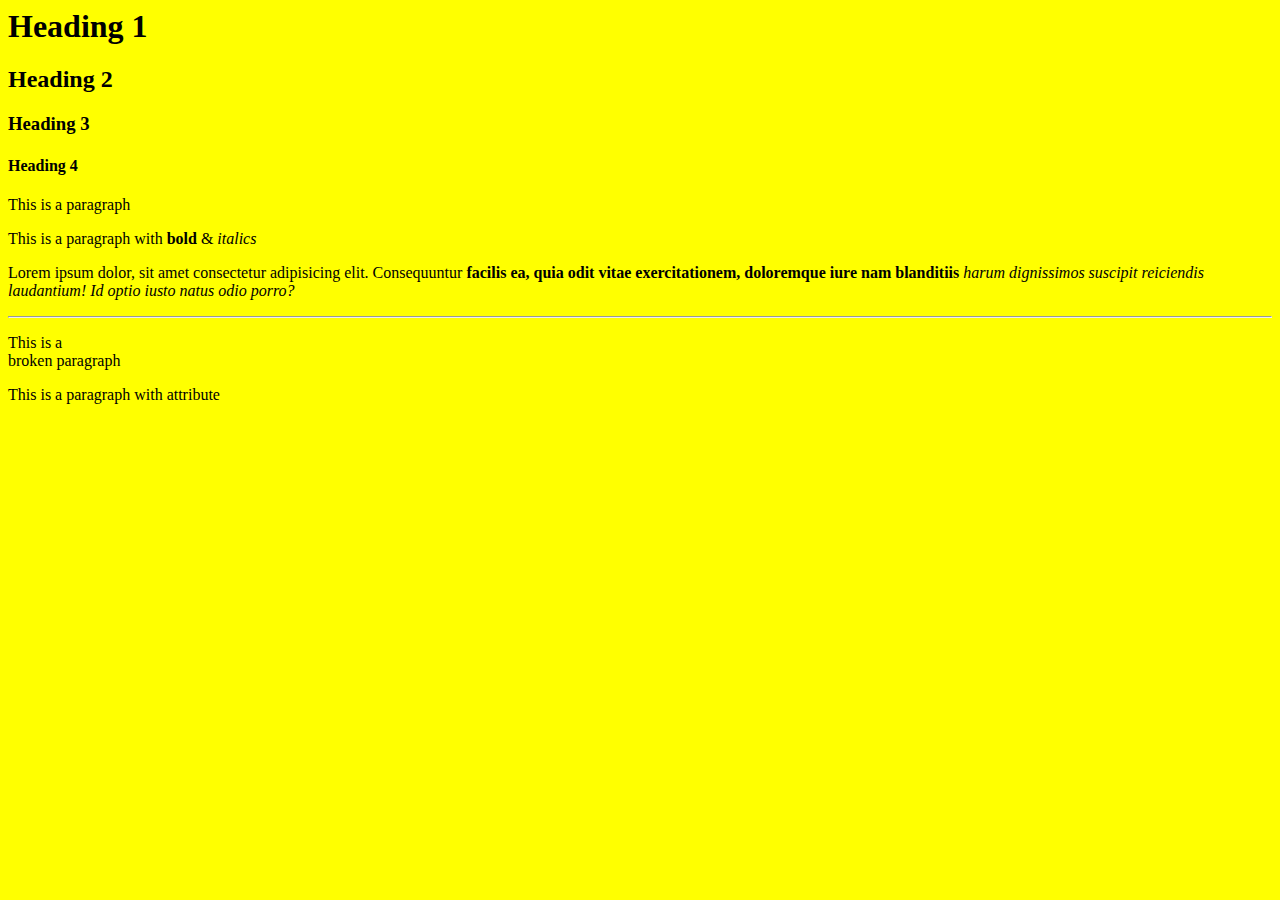
<file: index.html>
<html>
  <head>
    <title>This is my first website.</title>
  </head>

  <body bgcolor="yellow">
    <h1>Heading 1</h1>
    <h2>Heading 2</h2>
    <h3>Heading 3</h3>
    <h4>Heading 4</h4>

    <!--
      This section describes paragraphs
      Focusing on explaining the different ways p tags can be used in html
    -->
    <p>This is a paragraph</p>
    <p>This is a paragraph with <b>bold</b> & <i>italics</i></p>
    <p>
      Lorem ipsum dolor, sit amet consectetur adipisicing elit. Consequuntur
      <b
        >facilis ea, quia odit vitae exercitationem, doloremque iure nam
        blanditiis</b
      >
      <i
        >harum dignissimos suscipit reiciendis laudantium! Id optio iusto natus
        odio porro?</i
      >
    </p>

    <hr />

    <p>This is a <br />broken paragraph</p>
    <!-- This is our first comment! -->

    <p>This is a paragraph with attribute</p>
  </body>
</html>
<!-- style="font-size: 18px; font-family: sans-serif;" -->
</file>
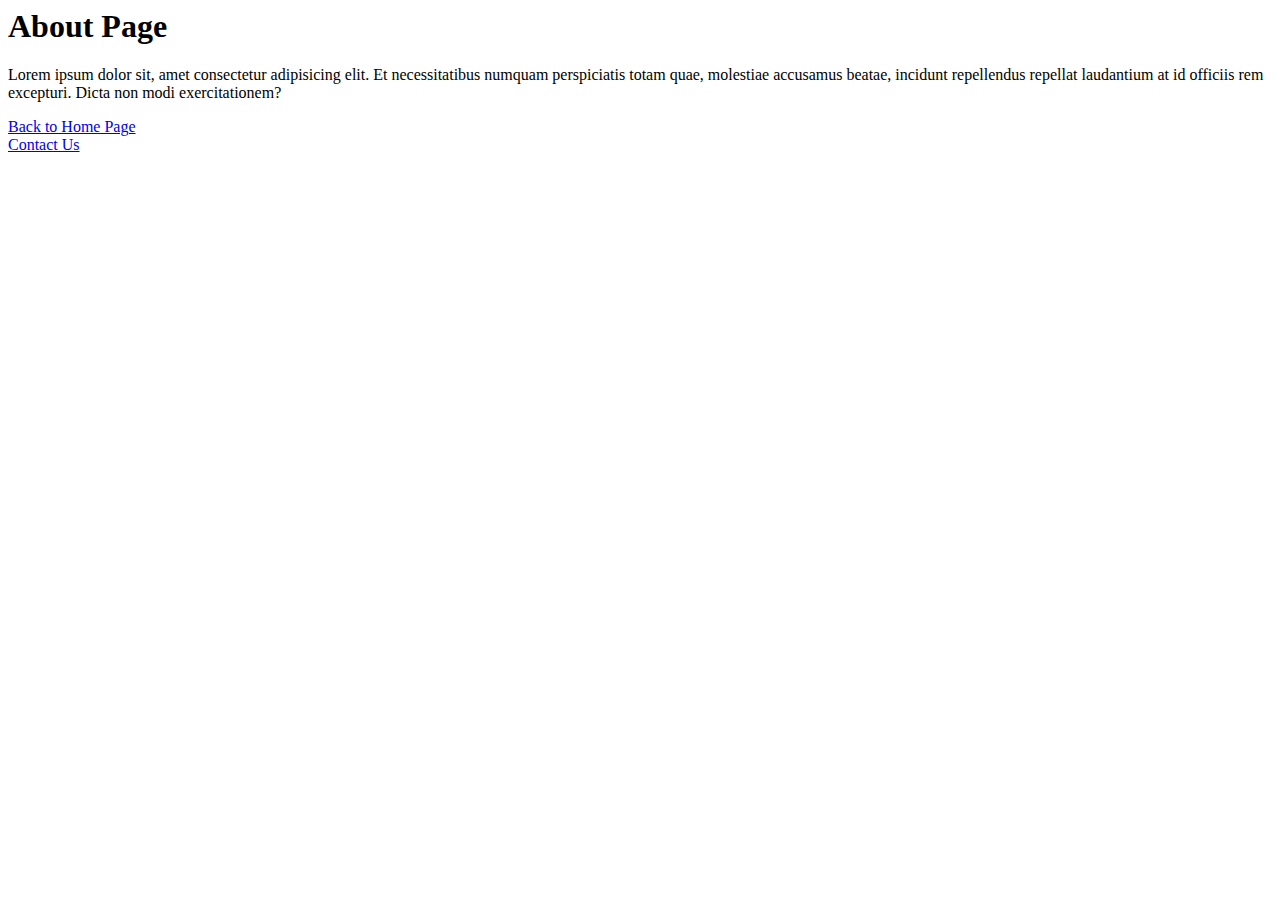
<file: about.html>
<html>
  <head>
    <title>About Page</title>
  </head>
  <body>
    <h1>About Page</h1>
    <p>
      Lorem ipsum dolor sit, amet consectetur adipisicing elit. Et
      necessitatibus numquam perspiciatis totam quae, molestiae accusamus
      beatae, incidunt repellendus repellat laudantium at id officiis rem
      excepturi. Dicta non modi exercitationem?
    </p>

    <a href="home.html">Back to Home Page</a><br />
    <a href="pages/contact-us.html">Contact Us</a>
  </body>
</html>

<!--
  HTML COLORS

  RGB -> RED, GREEN, BLUE
  RGBA -> RGB + ALPHA
  HEX -> #000000

  color: rgb(255, 0, 0);
  color: rgba(255, 255, 255, 0.5);
  color: #FF0000

 -->
</file>
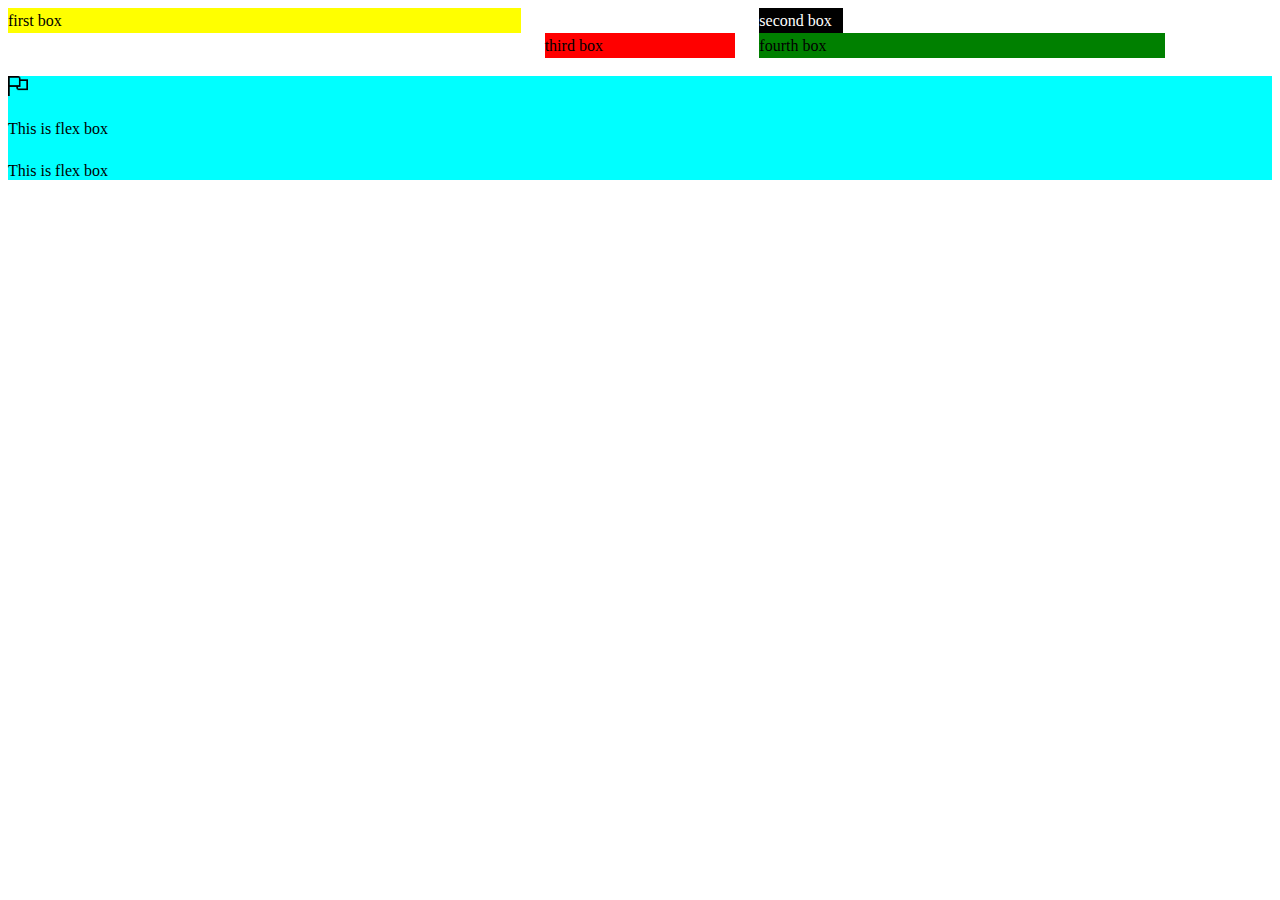
<file: grid.html>
<!DOCTYPE html>
<html lang="en">
  <head>
    <meta charset="UTF-8" />
    <meta name="viewport" content="width=device-width, initial-scale=1.0" />
    <title>Document</title>
    <link rel="stylesheet" href="css/grid.css" />
    <script src="js/script.js"></script>
  </head>
  <body>
    <div class="main-container">
      <div class="box yellow">first box</div>
      <div class="box black">second box</div>
      <div class="box red">third box</div>
      <div class="box green">fourth box</div>
    </div>
    <br />
    <div class="flex-box">
      <img src="assets/flag.png" width="20px" /> <span>This is flex box</span
      ><span>This is flex box</span>
    </div>

    <script>
      // alert("This is our first alert! with JavaScript");
    </script>
  </body>
</html>
</file>
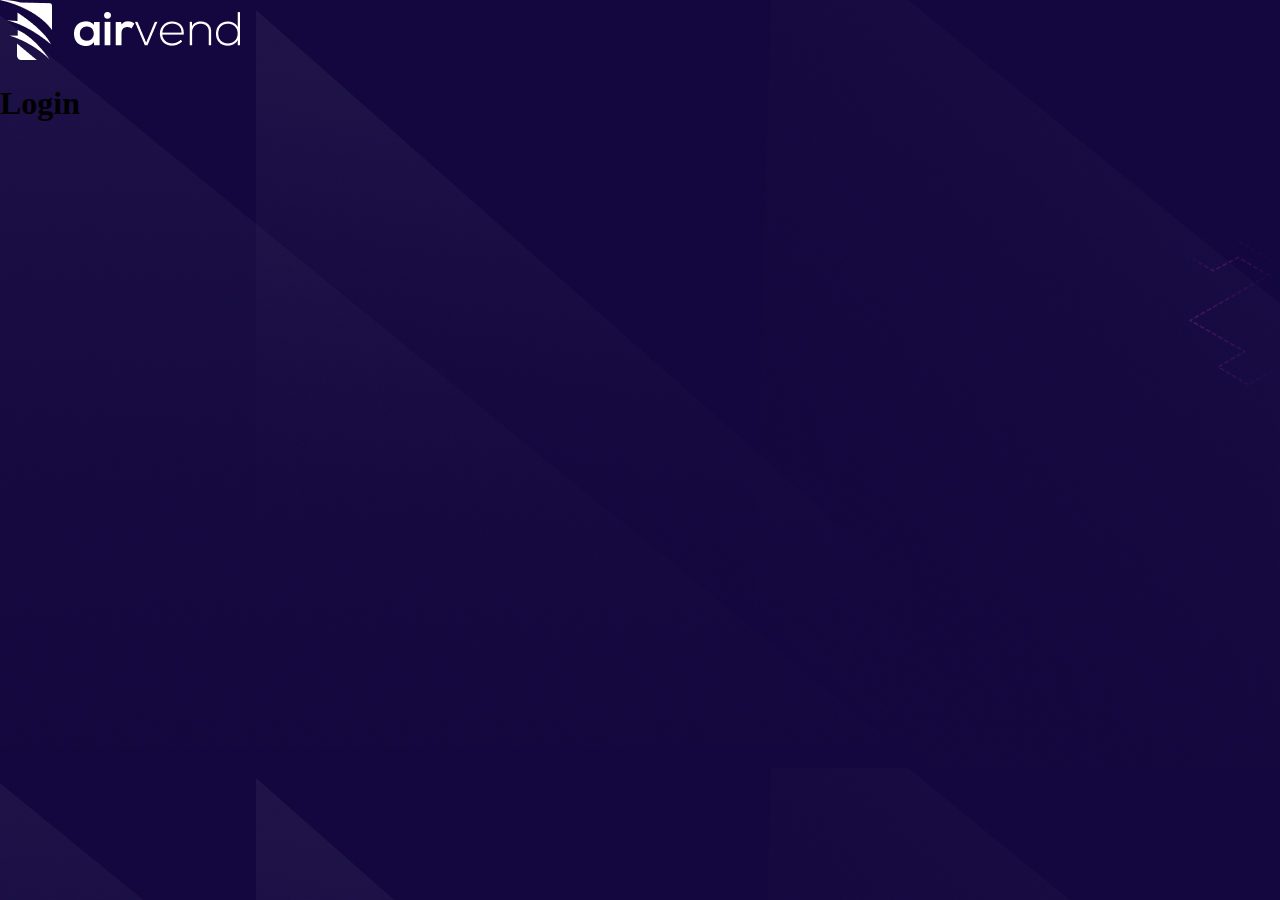
<file: login.html>
<!DOCTYPE html>
<html>
<head>
    <title>Login Page</title>
    <link rel="stylesheet" href="css/tdd.css" type="text/css" />
</head>
<body id="tdd">
    <img src="assets/logo.png" alt="logo" />
    <h1>Login</h1>
    <!-- Add your login form here -->
</body>
</html>
</file>
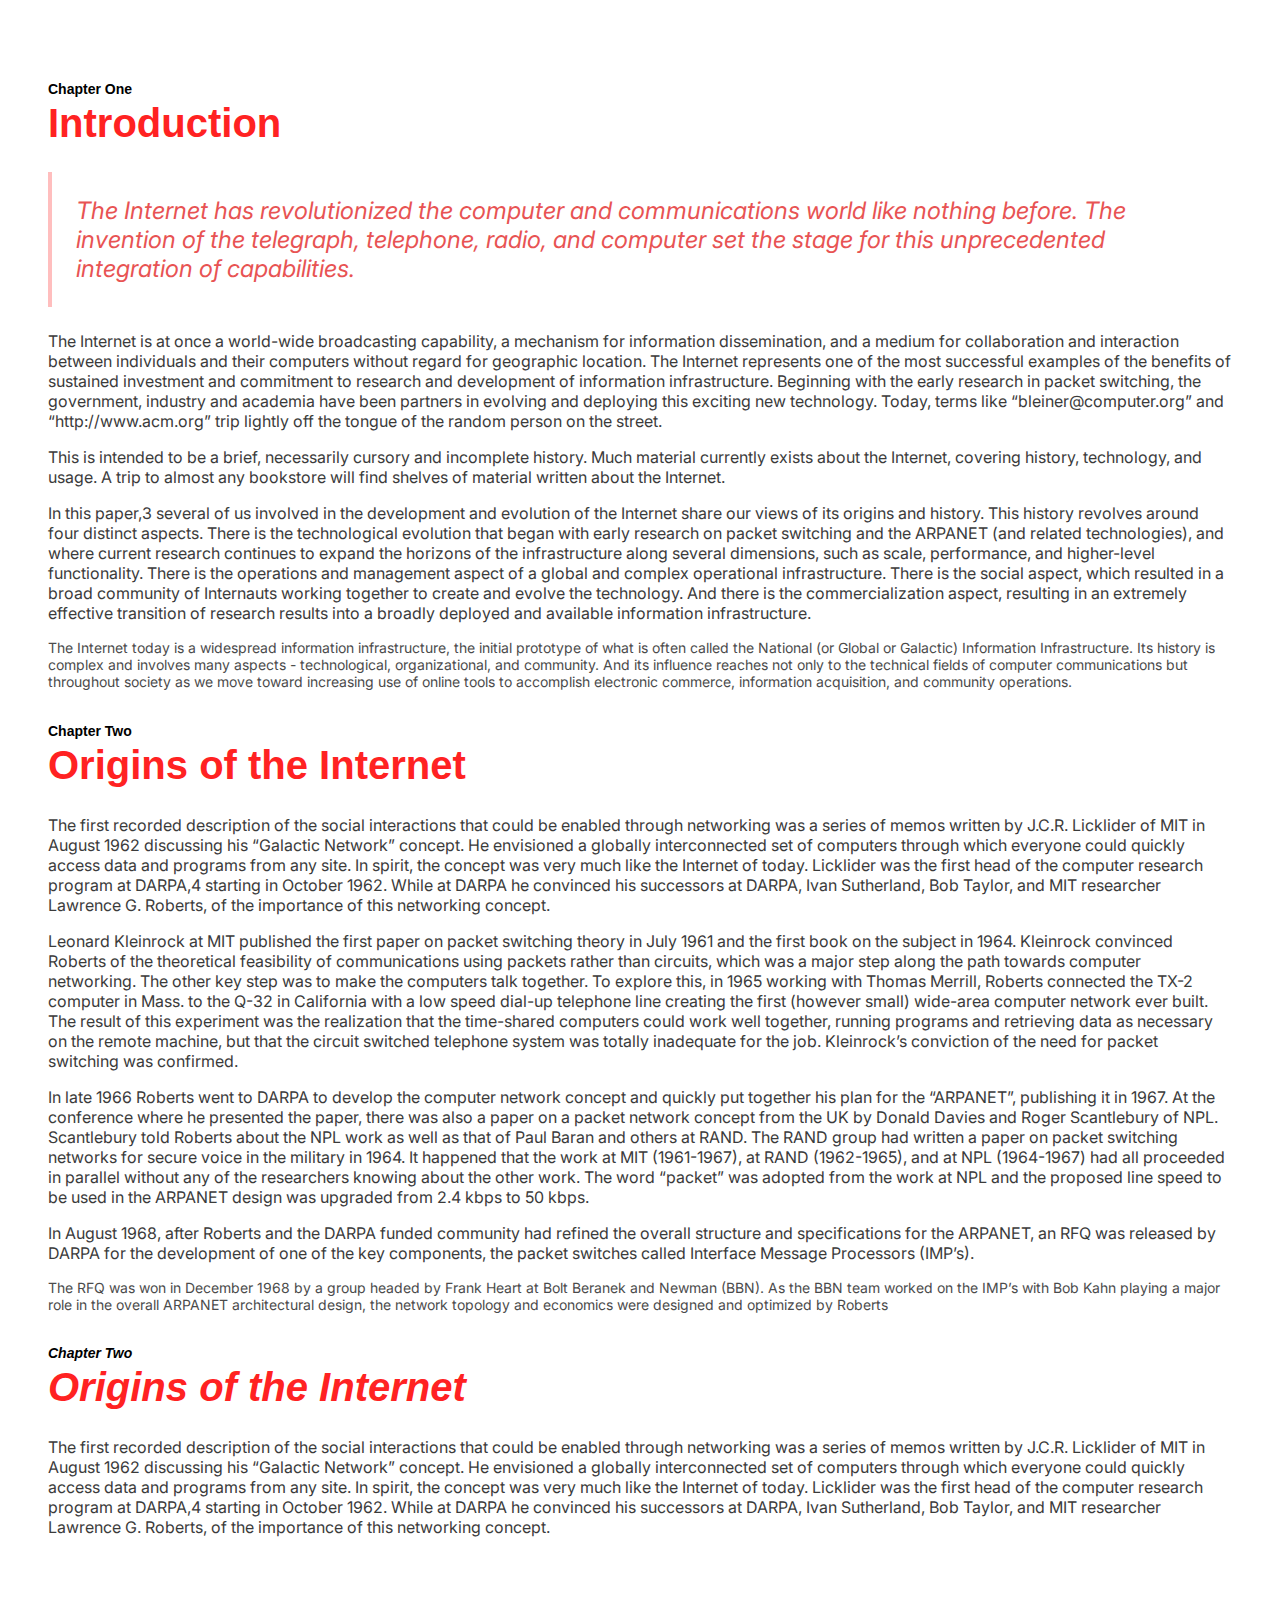
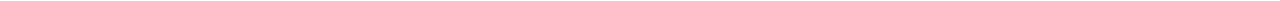
<file: paper.html>
<!DOCTYPE html>
<html lang="en">
  <head>
    <title>Document</title>
    <link rel="stylesheet" href="css/paper_styles.css" />
    <link rel="preconnect" href="https://fonts.googleapis.com" />
    <link rel="preconnect" href="https://fonts.gstatic.com" crossorigin />
    <link
      href="https://fonts.googleapis.com/css2?family=Inter:slnt,wght@-10..0,100..900&display=swap"
      rel="stylesheet"
    />
  </head>
  <body>
    <h6 class="chapter_no">Chapter One</h6>
    <h1 class="chapter_name">Introduction</h1>

    <p class="para quoted">
      The Internet has revolutionized the computer and communications world like
      nothing before. The invention of the telegraph, telephone, radio, and
      computer set the stage for this unprecedented integration of capabilities.
    </p>

    <p class="para">
      The Internet is at once a world-wide broadcasting capability, a mechanism
      for information dissemination, and a medium for collaboration and
      interaction between individuals and their computers without regard for
      geographic location. The Internet represents one of the most successful
      examples of the benefits of sustained investment and commitment to
      research and development of information infrastructure. Beginning with the
      early research in packet switching, the government, industry and academia
      have been partners in evolving and deploying this exciting new technology.
      Today, terms like “bleiner@computer.org” and “http://www.acm.org” trip
      lightly off the tongue of the random person on the street.
    </p>
    <p class="para">
      This is intended to be a brief, necessarily cursory and incomplete
      history. Much material currently exists about the Internet, covering
      history, technology, and usage. A trip to almost any bookstore will find
      shelves of material written about the Internet.
    </p>

    <p class="para">
      In this paper,3 several of us involved in the development and evolution of
      the Internet share our views of its origins and history. This history
      revolves around four distinct aspects. There is the technological
      evolution that began with early research on packet switching and the
      ARPANET (and related technologies), and where current research continues
      to expand the horizons of the infrastructure along several dimensions,
      such as scale, performance, and higher-level functionality. There is the
      operations and management aspect of a global and complex operational
      infrastructure. There is the social aspect, which resulted in a broad
      community of Internauts working together to create and evolve the
      technology. And there is the commercialization aspect, resulting in an
      extremely effective transition of research results into a broadly deployed
      and available information infrastructure.
    </p>
    <p class="para summary">
      The Internet today is a widespread information infrastructure, the initial
      prototype of what is often called the National (or Global or Galactic)
      Information Infrastructure. Its history is complex and involves many
      aspects - technological, organizational, and community. And its influence
      reaches not only to the technical fields of computer communications but
      throughout society as we move toward increasing use of online tools to
      accomplish electronic commerce, information acquisition, and community
      operations.
    </p>
    <h6 class="chapter_no">Chapter Two</h6>
    <h1 class="chapter_name">Origins of the Internet</h1>
    <p class="para">
      The first recorded description of the social interactions that could be
      enabled through networking was a series of memos written by J.C.R.
      Licklider of MIT in August 1962 discussing his “Galactic Network” concept.
      He envisioned a globally interconnected set of computers through which
      everyone could quickly access data and programs from any site. In spirit,
      the concept was very much like the Internet of today. Licklider was the
      first head of the computer research program at DARPA,4 starting in October
      1962. While at DARPA he convinced his successors at DARPA, Ivan
      Sutherland, Bob Taylor, and MIT researcher Lawrence G. Roberts, of the
      importance of this networking concept.
    </p>
    <p class="para">
      Leonard Kleinrock at MIT published the first paper on packet switching
      theory in July 1961 and the first book on the subject in 1964. Kleinrock
      convinced Roberts of the theoretical feasibility of communications using
      packets rather than circuits, which was a major step along the path
      towards computer networking. The other key step was to make the computers
      talk together. To explore this, in 1965 working with Thomas Merrill,
      Roberts connected the TX-2 computer in Mass. to the Q-32 in California
      with a low speed dial-up telephone line creating the first (however small)
      wide-area computer network ever built. The result of this experiment was
      the realization that the time-shared computers could work well together,
      running programs and retrieving data as necessary on the remote machine,
      but that the circuit switched telephone system was totally inadequate for
      the job. Kleinrock’s conviction of the need for packet switching was
      confirmed.
    </p>
    <p class="para">
      In late 1966 Roberts went to DARPA to develop the computer network concept
      and quickly put together his plan for the “ARPANET”, publishing it in
      1967. At the conference where he presented the paper, there was also a
      paper on a packet network concept from the UK by Donald Davies and Roger
      Scantlebury of NPL. Scantlebury told Roberts about the NPL work as well as
      that of Paul Baran and others at RAND. The RAND group had written a paper
      on packet switching networks for secure voice in the military in 1964. It
      happened that the work at MIT (1961-1967), at RAND (1962-1965), and at NPL
      (1964-1967) had all proceeded in parallel without any of the researchers
      knowing about the other work. The word “packet” was adopted from the work
      at NPL and the proposed line speed to be used in the ARPANET design was
      upgraded from 2.4 kbps to 50 kbps.
    </p>
    <p class="para">
      In August 1968, after Roberts and the DARPA funded community had refined
      the overall structure and specifications for the ARPANET, an RFQ was
      released by DARPA for the development of one of the key components, the
      packet switches called Interface Message Processors (IMP’s).
    </p>
    <p class="para summary">
      The RFQ was won in December 1968 by a group headed by Frank Heart at Bolt
      Beranek and Newman (BBN). As the BBN team worked on the IMP’s with Bob
      Kahn playing a major role in the overall ARPANET architectural design, the
      network topology and economics were designed and optimized by Roberts
    </p>
    <h6 class="chapter_no summary">Chapter Two</h6>
    <h1 class="chapter_name summary">Origins of the Internet</h1>
    <p class="para">
      The first recorded description of the social interactions that could be
      enabled through networking was a series of memos written by J.C.R.
      Licklider of MIT in August 1962 discussing his “Galactic Network” concept.
      He envisioned a globally interconnected set of computers through which
      everyone could quickly access data and programs from any site. In spirit,
      the concept was very much like the Internet of today. Licklider was the
      first head of the computer research program at DARPA,4 starting in October
      1962. While at DARPA he convinced his successors at DARPA, Ivan
      Sutherland, Bob Taylor, and MIT researcher Lawrence G. Roberts, of the
      importance of this networking concept.
    </p>
  </body>
</html>
</file>
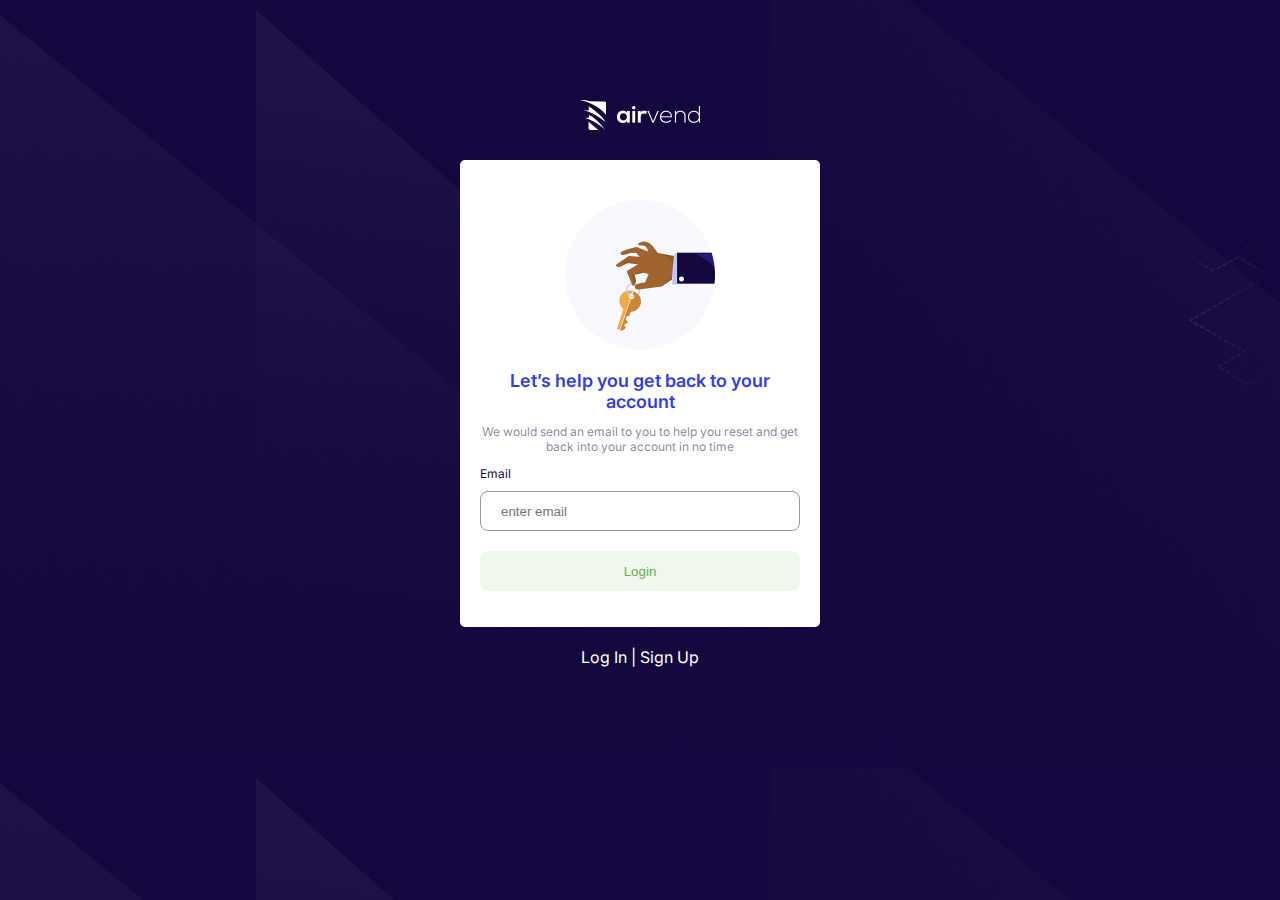
<file: tdd.html>
<html>
  <head>
    <title>TDD Website with Box Layout</title>
    <link rel="stylesheet" href="css/tdd.css" type="text/css" />
    <link rel="preconnect" href="https://fonts.googleapis.com" />
    <link rel="preconnect" href="https://fonts.gstatic.com" crossorigin />
    <link
      href="https://fonts.googleapis.com/css2?family=Inter:slnt,wght@-10..0,100..900&display=swap"
      rel="stylesheet"
    />
  </head>
  <body id="tdd">
    <div class="main-container">
      <img src="assets/logo.png" class="logo" alt="logo" />

      <div class="form_card">
        <img src="assets/keys.png" class="key" alt="key image" />

        <p class="caption">Let’s help you get back to your account</p>

        <p class="description">
          We would send an email to you to help you reset and get back into your
          account in no time
        </p>

        <form action="">
          <div class="input-group">
            <label for="email"> Email </label> <br />
            <input class="email_input" type="email" placeholder="enter email" />
          </div>
          <input type="submit" class="submit-btn" value="Login" />
        </form>
      </div>

      <p class="bottom-links">
        <a href="/login.html">Log In</a> | <a href="/signup.html">Sign Up</a>
      </p>
    </div>
  </body>
</html>
</file>
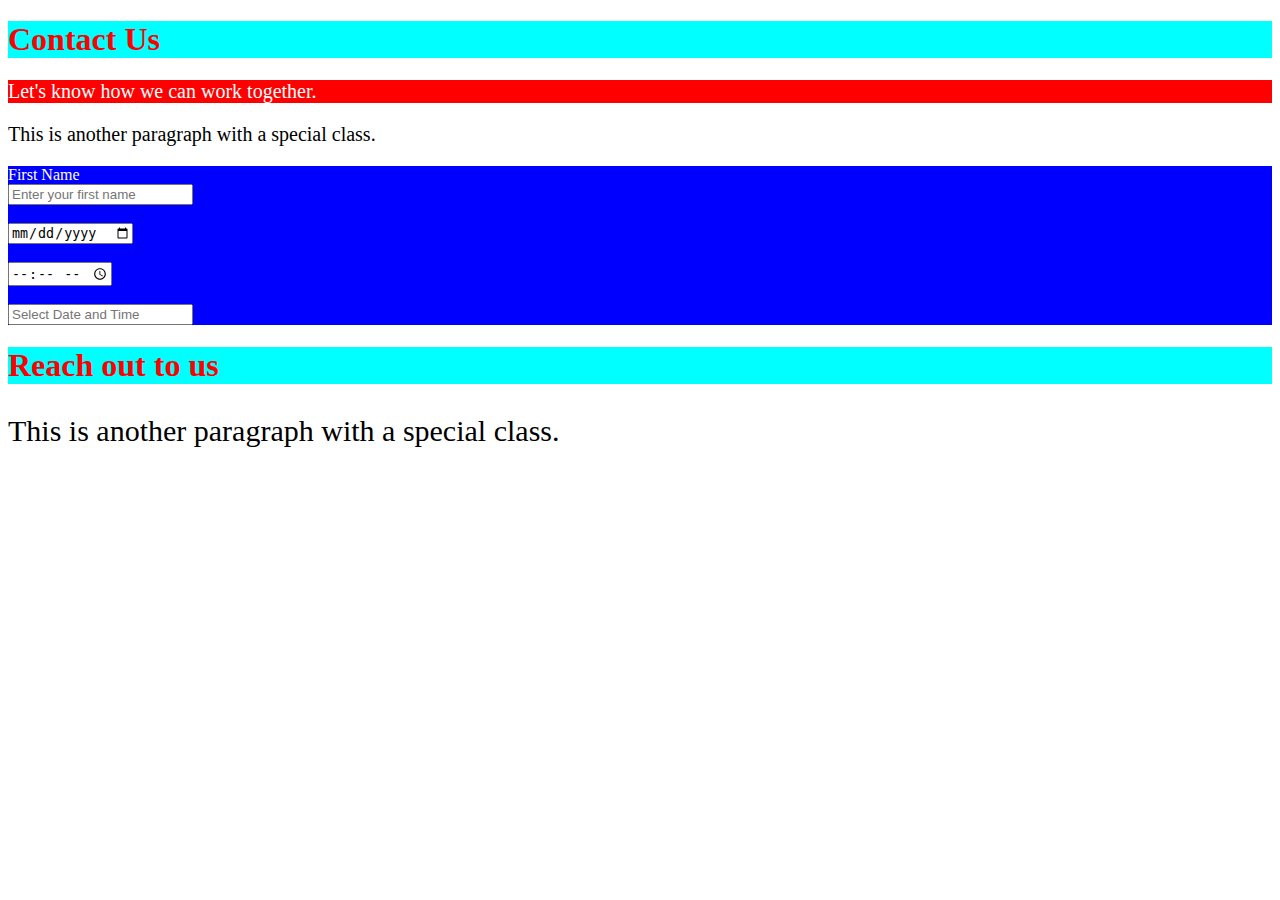
<file: pages/contact-form.html>
<!DOCTYPE html>
<html lang="en">
  <head>
    <title>Contact Us Form</title>
  </head>
  <body>
    <style>
      h1 {
        background-color: aqua;
        color: red;
      }
      p {
        font-size: 20px;
      }
      .special_class {
        font-size: 30px;
      }
      .special {
      }
      .para {
      }
      #contact-form {
        background-color: blue;
        color: white;
      }
    </style>

    <h1>Contact Us</h1>
    <p style="background-color: red; color: white">
      Let's know how we can work together.
    </p>

    <p class="special para">This is another paragraph with a special class.</p>

    <form id="contact-form">
      <label for="user_name">First Name</label><br />
      <input type="text" placeholder="Enter your first name" name="user_name" />

      <br /><br />
      <input type="date" placeholder="Select Date and Time" />

      <br /><br />
      <input type="time" placeholder="Select Date and Time" />

      <br /><br />
      <input type="tel" placeholder="Select Date and Time" />
    </form>

    <h1>Reach out to us</h1>
    <p class="special_class">This is another paragraph with a special class.</p>
  </body>
</html>
</file>
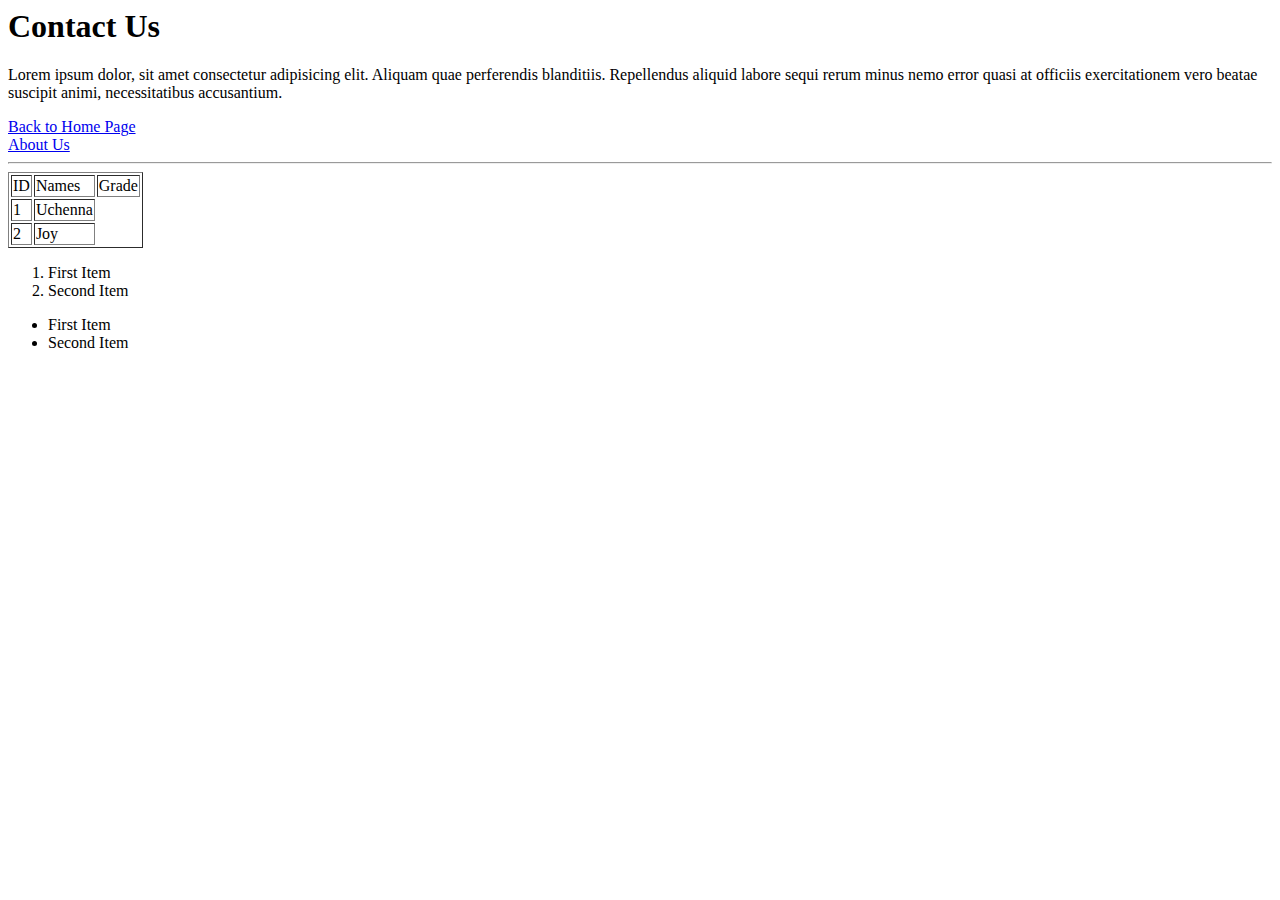
<file: pages/contact-us.html>
<html>
  <head>
    <title>title</title>
  </head>
  <body>
    <h1>Contact Us</h1>
    <p>
      Lorem ipsum dolor, sit amet consectetur adipisicing elit. Aliquam quae
      perferendis blanditiis. Repellendus aliquid labore sequi rerum minus nemo
      error quasi at officiis exercitationem vero beatae suscipit animi,
      necessitatibus accusantium.
    </p>
    <a href="../home.html">Back to Home Page</a><br />
    <a href="../about.html">About Us</a>
    <hr />

    <table border="1">
      <thead>
        <tr>
          <td>ID</td>
          <td>Names</td>
          <td>Grade</td>
        </tr>
      </thead>
      <tbody>
        <tr>
          <td>1</td>
          <td>Uchenna</td>
        </tr>
        <tr>
          <td>2</td>
          <td>Joy</td>
        </tr>
      </tbody>
    </table>

    <ol>
      <li>First Item</li>
      <li>Second Item</li>
    </ol>

    <ul>
      <li>First Item</li>
      <li>Second Item</li>
    </ul>
  </body>
</html>
</file>
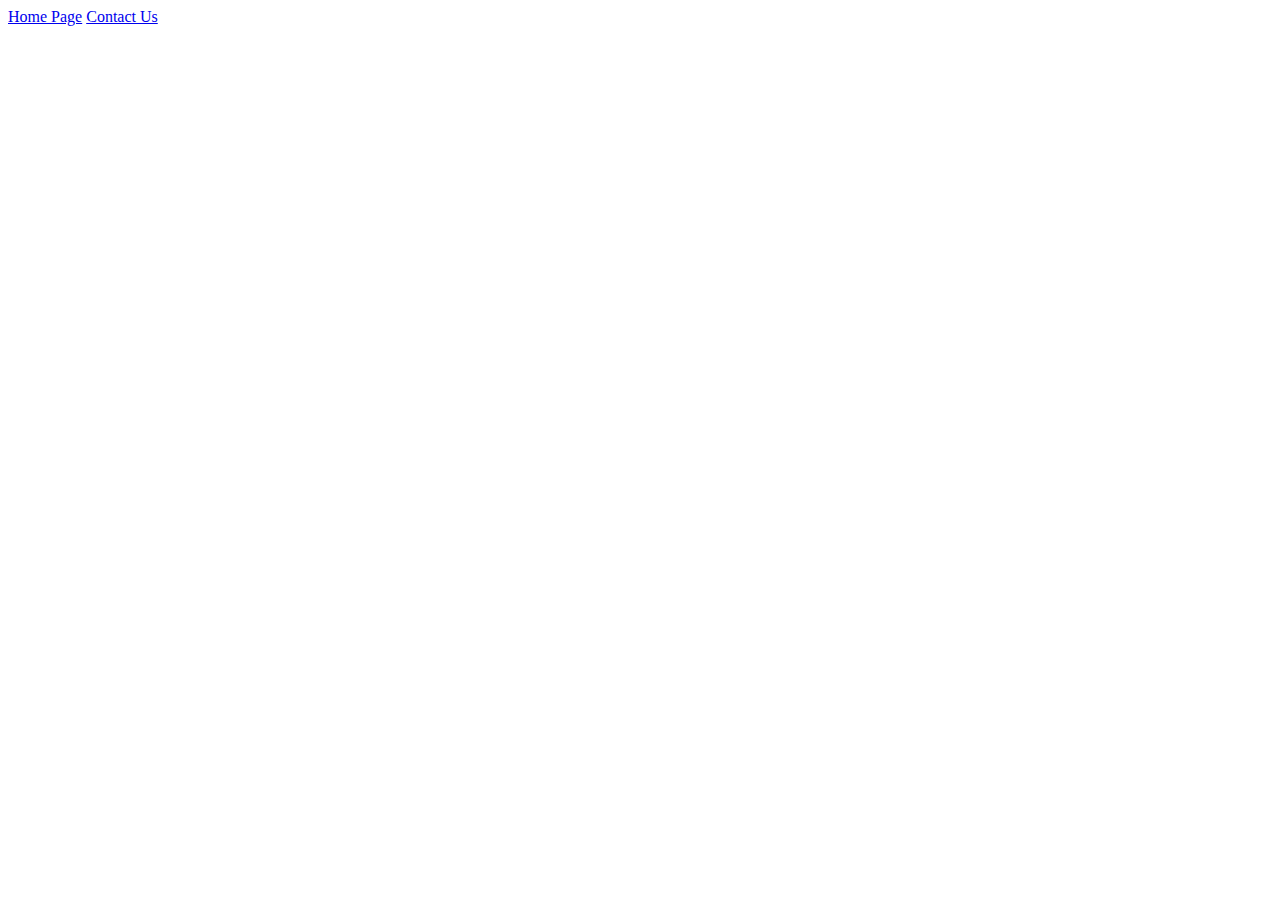
<file: pages/inner-pages/inner.html>
<!DOCTYPE html>
<html>
  <head>
    <meta charset="UTF-8" />
    <title>Sample Inner Page</title>
  </head>
  <body>
    <a href="../../home.html">Home Page</a>
    <a href="../contact-us.html">Contact Us</a>
  </body>
</html>
</file>
<file: css/grid.css>
.main-container {
  display: grid;
  grid-template-columns: repeat(12, 1fr);
  grid-column-gap: 24px;
  /* background-color: rgb(132, 164, 193); */
  height: 50px;
}

.box {
  width: 100%;
  display: flex;
  height: 100%;
  align-items: center;
}

.yellow {
  background: yellow;
  grid-column-start: 1;
  grid-column-end: 6;
}

.red {
  background: red;
  grid-column-start: 6;
  grid-column-end: 8;
}

.black {
  background: black;
  color: white;
  grid-column-start: 8;
  grid-column-end: 9;
}

.green {
  background: green;
  grid-column: span 4;
}

.flex-box {
  display: flex;
  /* height: 100px; */
  background-color: aqua;
  flex-direction: column;
  gap: 24px;
}
</file>
<file: css/tdd.css>
#tdd {
  padding: 0px;
  margin: 0px;
  background: url("../assets/bg.jpg");
  font-family: Inter;
}

.form_card {
  background: #fff;
  width: 320px;
  margin: 30px auto 20px;
  padding: 40px 20px 20px 20px;
  border-radius: 5px;
}

.form_card .caption {
  color: #353edf;
  font-size: 18px;
  font-weight: 600;
  margin: 20px 0 7px;
}
.form_card .description {
  color: rgba(19, 7, 62, 0.5);
  font-size: 12px;
}

.form_card form {
  text-align: left;
}

.form_card form label {
  color: #13073e;
  font-size: 12px;
}

.form_card form input {
  height: 40px;
}

.form_card form input.email_input {
  width: 100%;
  margin-top: 10px;
  padding-left: 20px;
  border: 1px solid #979797;
  border-radius: 8px;
}

.input-group {
  margin-bottom: 20px;
}

.submit-btn {
  width: 100%;
  background: rgba(106, 176, 76, 0.1);
  color: rgba(106, 176, 76, 1);
  border: unset;
  border-radius: 8px;
}

.submit-btn:hover {
  background: rgba(106, 176, 76, 0.5);
}

.key {
  width: 150px;
  height: 150px;
}

.main-container {
  margin: 100px auto;
  width: max-content;
  text-align: center;
}

.logo {
  width: 120px;
  height: 30px;
}

.bottom-links,
.bottom-links a {
  color: #ffffff;
}

.bottom-links a {
  text-decoration: none;
}

.bottom-links a:hover {
  color: black;
  background: white;
}

/* .list {
  color: #fff;
}

.list li:first-child {
  font-weight: 700;
} */

@media only screen and (max-width: 768px) {
  .main-container .form_card {
    background-color: red;
  }
  .form_card label {
  }
}

@media only screen and (max-width: 425px) {
  .main-container .form_card {
    background-color: blue;
  }
}
</file>
<file: css/paper_styles.css>
body {
  font-family: Arial, Helvetica, sans-serif;
  padding: 40px;
}

p,
h1 {
  color: #3b3b3b;
}

.para {
  font-family: Inter;
  font-size: 16px;
  font-weight: normal;
  /* line-height: ; */
}

.quoted {
  color: #e85353;
  font-style: italic;
  font-size: 24px;
  padding: 24px;
  border-left: 4px solid #ffbebe;
}

.para.summary {
  color: #4b4b4b;
  font-size: 14px;
}

.chapter_no {
  font-size: 14px;
  margin-bottom: 4px;
}

.chapter_name {
  font-size: 40px;
  margin-top: 4px;
  color: #ff2222;
}

.chapter_no.summary,
.chapter_name.summary {
  font-style: italic;
}
</file>
